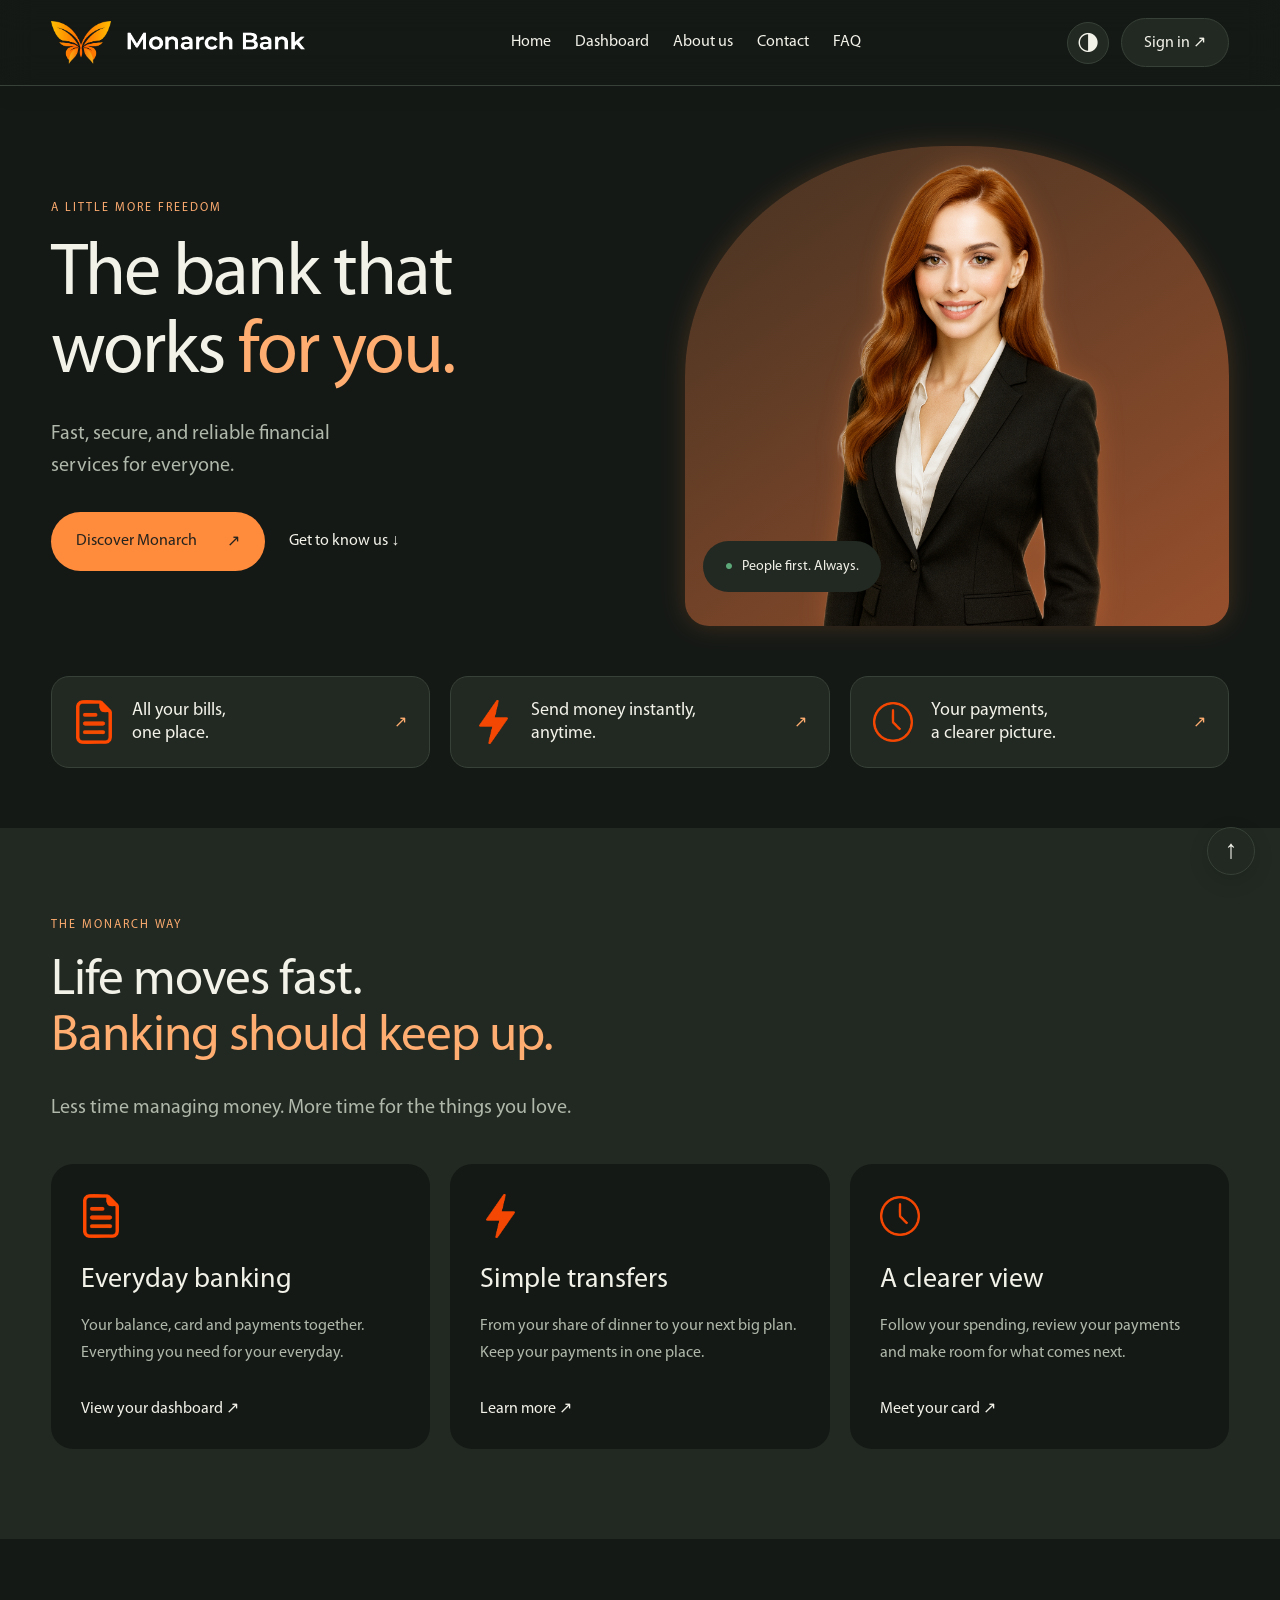
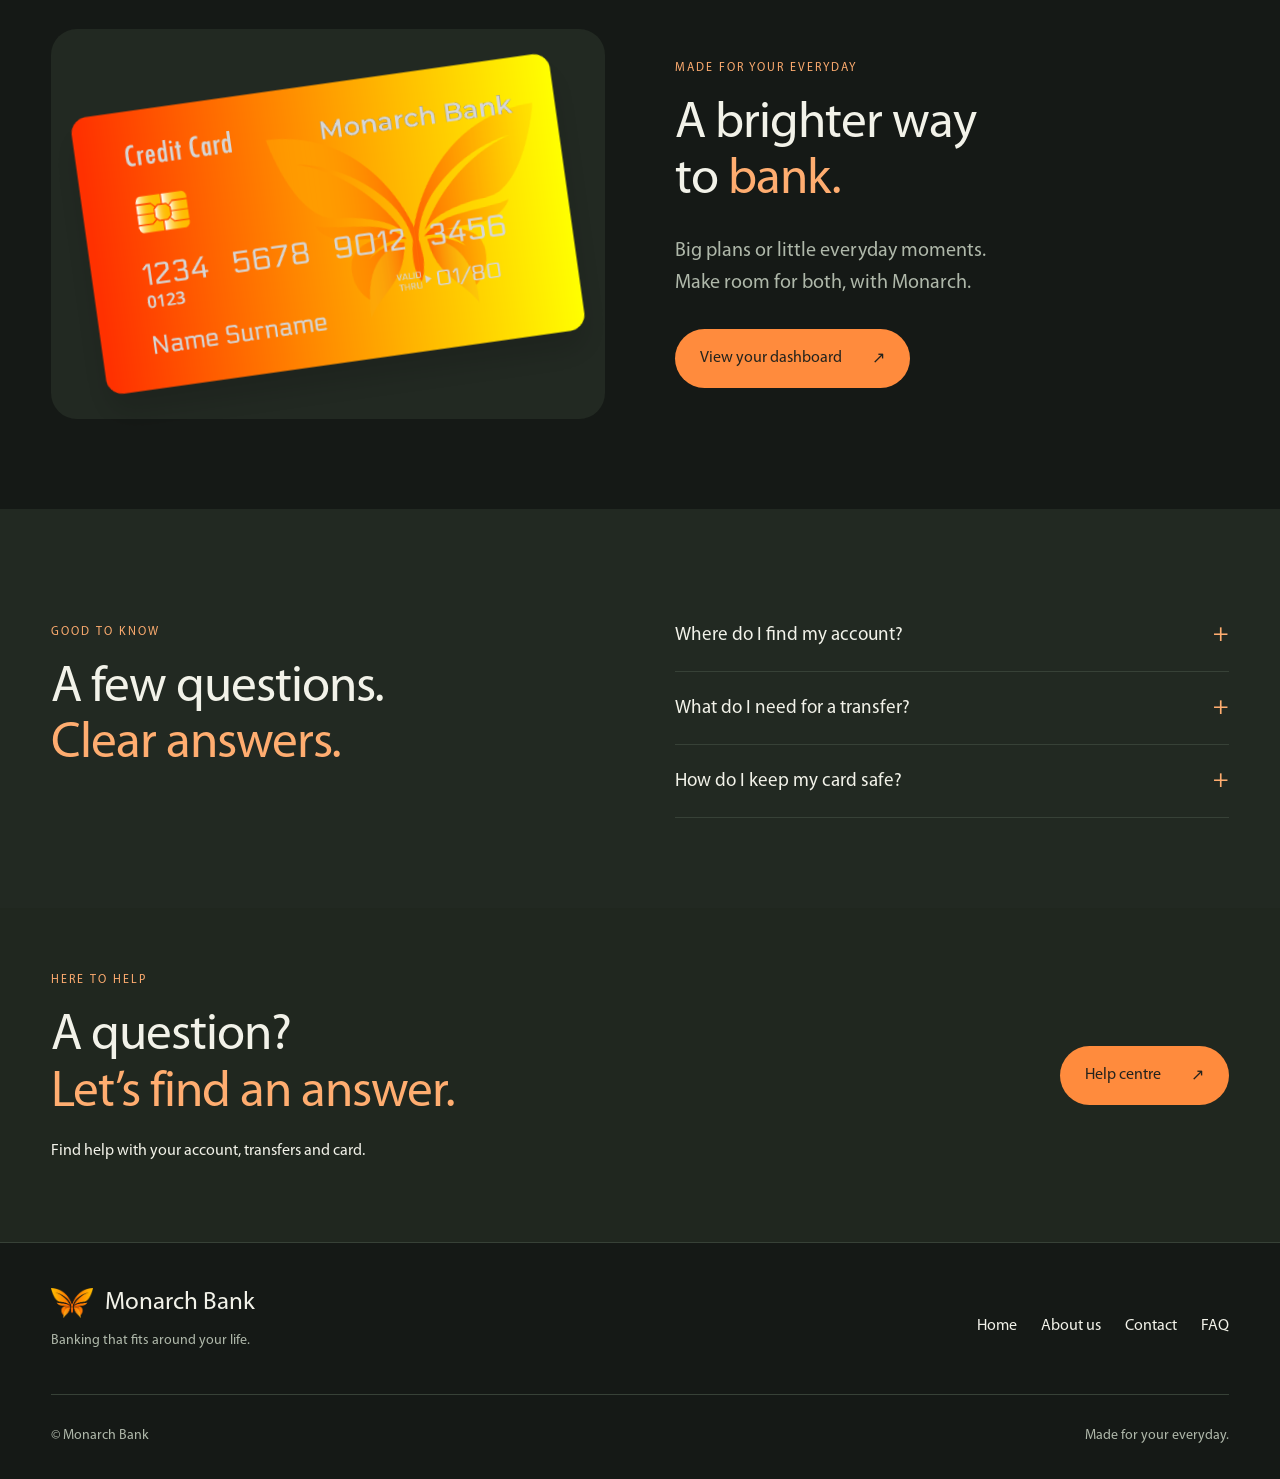
<file: src/index.html>
<!DOCTYPE html>
<html lang="en">
  <head>
    <meta charset="UTF-8" />
    <meta name="viewport" content="width=device-width, initial-scale=1.0" />
    <title>Monarch Bank</title>
    <link rel="stylesheet" href="css/index.css" />
    <link rel="icon" href="icons/ico.png" type="image/png" />
  </head>

  <body id="home">
    <header class="header">
      <div class="header-inner container">
        <a class="brand" href="#home">
          <img class="logo" src="img/mButterfly.png" alt="" />
          <img class="title" src="img/mtTitle.png" alt="Monarch Bank" />
        </a>

        <nav class="navbar" aria-label="Main menu">
          <a href="#home">Home</a>
          <a aria-disabled="true">Dashboard</a>
          <a href="#about">About us</a>
          <a href="#contact">Contact</a>
          <a href="#faq">FAQ</a>
        </nav>

        <div class="header-buttons">
          <label class="theme-button" title="Dark theme">
            <input id="theme-toggle" type="checkbox" aria-label="Dark theme" checked />
            <span aria-hidden="true">◐</span>
          </label>
          <a class="signin" href="login.html">Sign in <span>↗</span></a>
        </div>
      </div>
    </header>

    <main>
      <section class="hero container">
        <div>
          <p class="eyebrow">A LITTLE MORE FREEDOM</p>
          <h1>The bank that<br />works <span>for you.</span></h1>
          <p class="description">Fast, secure, and reliable financial<br />services for everyone.</p>
          <div class="hero-buttons">
            <a class="button" href="login.html">Discover Monarch <span>↗</span></a>
            <a class="text-link" href="#about">Get to know us ↓</a>
          </div>
        </div>

        <div class="woman">
          <img src="img/mConsultant.png" alt="Monarch Bank consultant" />
          <p class="portrait-label"><span class="status-dot" aria-hidden="true">●</span> &nbsp; People first. Always.</p>
        </div>

        <div class="banners">
          <a class="banner" href="#services">
            <img src="img/mFile.png" alt="" />
            <p>All your bills,<br />one place.</p>
            <span>↗</span>
          </a>
          <a class="banner" href="#services">
            <img src="img/mLightning.png" alt="" />
            <p>Send money instantly,<br />anytime.</p>
            <span>↗</span>
          </a>
          <a class="banner" href="#services">
            <img src="img/mClock.png" alt="" />
            <p>Your payments,<br />a clearer picture.</p>
            <span>↗</span>
          </a>
        </div>
      </section>

      <section class="about section" id="about">
        <div class="container">
          <p class="eyebrow">THE MONARCH WAY</p>
          <h2>Life moves fast.<br /><span>Banking should keep up.</span></h2>
          <p class="description">Less time managing money. More time for the things you love.</p>

          <div class="services" id="services">
            <article class="service">
              <img loading="lazy" src="img/mFile.png" alt="" />
              <h3>Everyday banking</h3>
              <p>Your balance, card and payments together. Everything you need for your everyday.</p>
              <a aria-disabled="true">View your dashboard ↗</a>
            </article>
            <article class="service">
              <img loading="lazy" src="img/mLightning.png" alt="" />
              <h3>Simple transfers</h3>
              <p>From your share of dinner to your next big plan. Keep your payments in one place.</p>
              <a href="#faq">Learn more ↗</a>
            </article>
            <article class="service">
              <img loading="lazy" src="img/mClock.png" alt="" />
              <h3>A clearer view</h3>
              <p>Follow your spending, review your payments and make room for what comes next.</p>
              <a href="#cards">Meet your card ↗</a>
            </article>
          </div>
        </div>
      </section>

      <section class="section container card-section" id="cards">
        <div class="card-picture">
          <img loading="lazy" src="img/tCard.png" alt="Monarch Bank card" />
        </div>
        <div>
          <p class="eyebrow">MADE FOR YOUR EVERYDAY</p>
          <h2>A brighter way<br />to <span>bank.</span></h2>
          <p class="description">Big plans or little everyday moments.<br />Make room for both, with Monarch.</p>
          <a class="button" aria-disabled="true">View your dashboard <span>↗</span></a>
        </div>
      </section>

      <section class="faq section" id="faq">
        <div class="container faq-content">
          <div>
            <p class="eyebrow">GOOD TO KNOW</p>
            <h2>A few questions.<br /><span>Clear answers.</span></h2>
          </div>
          <div>
            <details>
              <summary>Where do I find my account?</summary>
              <p>Open Dashboard from the menu to find your account overview.</p>
            </details>
            <details>
              <summary>What do I need for a transfer?</summary>
              <p>Have the recipient’s account details and the amount ready. Always check the details before confirming a payment.</p>
            </details>
            <details>
              <summary>How do I keep my card safe?</summary>
              <p>Keep your PIN and card details private. Never share a verification code with someone who contacts you.</p>
            </details>
          </div>
        </div>
      </section>

      <section class="contact" id="contact">
        <div class="container contact-content">
          <div>
            <p class="eyebrow">HERE TO HELP</p>
            <h2>A question?<br /><span>Let’s find an answer.</span></h2>
            <p>Find help with your account, transfers and card.</p>
          </div>
          <a class="button" aria-disabled="true">Help centre <span>↗</span></a>
        </div>
      </section>
    </main>

    <footer class="footer">
      <div class="container">
        <div class="footer-content">
          <div>
            <a class="footer-brand" href="#home">
              <img src="img/mButterfly.png" alt="" />
              <span>Monarch Bank</span>
            </a>
            <p>Banking that fits around your life.</p>
          </div>
          <nav class="footer-links" aria-label="Footer menu">
            <a href="#home">Home</a>
            <a href="#about">About us</a>
            <a href="#contact">Contact</a>
            <a href="#faq">FAQ</a>
          </nav>
        </div>
        <div class="footer-bottom">
          <p>© Monarch Bank</p>
          <p>Made for your everyday.</p>
        </div>
      </div>
    </footer>

    <a class="back-to-top" href="#home" aria-label="Back to top">↑</a>
  </body>
</html>
</file>
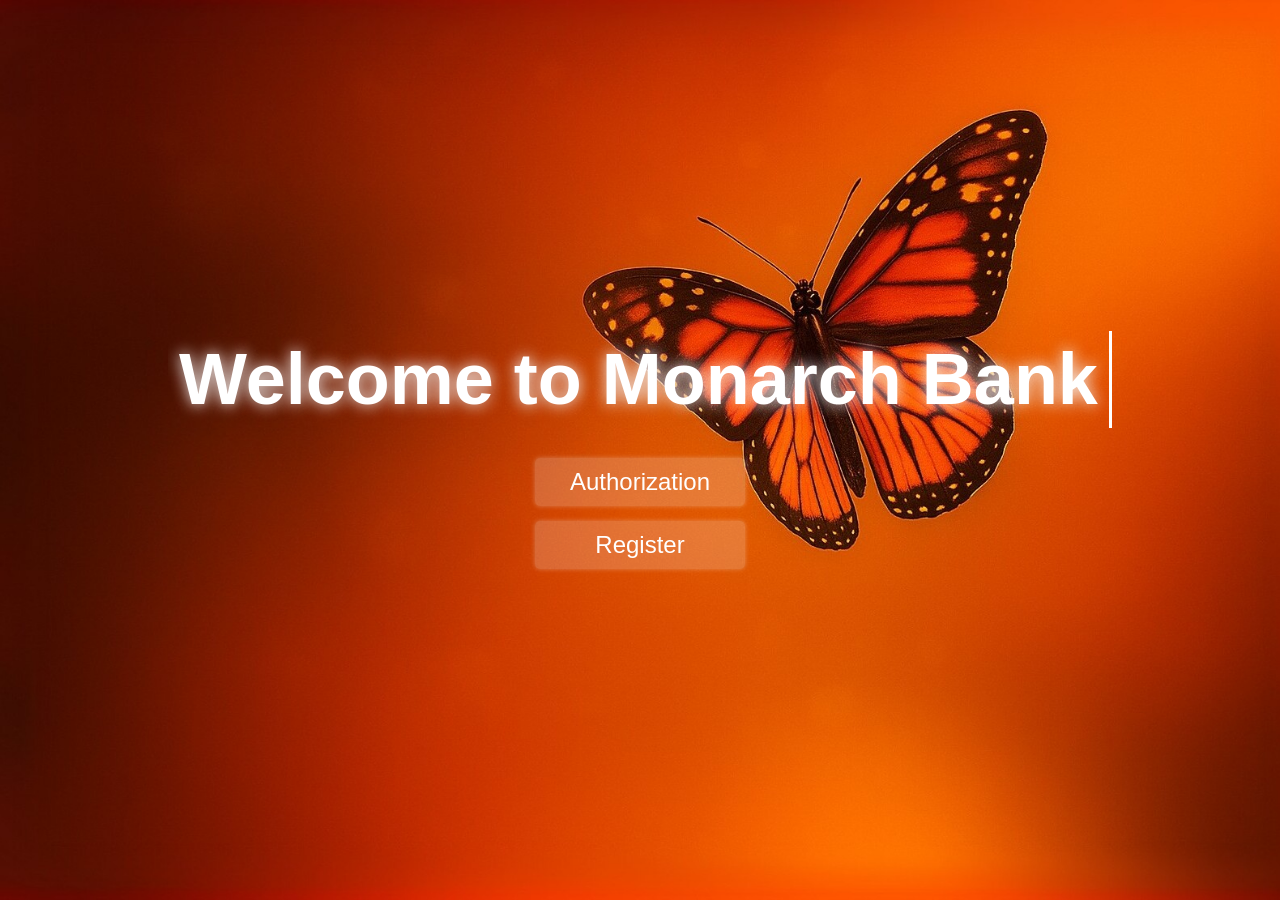
<file: src/login.html>
<!DOCTYPE html>
<html lang="en">
  <head>
    <meta charset="UTF-8" />
    <meta name="viewport" content="width=device-width, initial-scale=1.0" />

    <title>Monarch Bank</title>

    <link
      href="https://fonts.googleapis.com/css2?family=Montserrat:wght@400;600&display=swap"
      rel="stylesheet"
    />
    <link rel="stylesheet" href="css/login.css" />
    <link rel="icon" type="image/png" href="/src/icons/ico.png" />
  </head>

  <body>
    <div class="background">
      <div class="container">
        <div class="welcome typing"><h1>Welcome to Monarch Bank</h1></div>
        <div class="textButton">
          <button>Authorization</button>
          <button>Register</button>
        </div>
      </div>
    </div>
  </body>
</html>
</file>
<file: src/css/index.css>
@font-face {
  font-family: "MyriadPro";
  src: url("../fonts/MYRIADPRO-REGULAR.OTF") format("opentype");
  font-display: swap;
}

* {
  box-sizing: border-box;
}

html {
  scroll-behavior: smooth;
  scroll-padding-top: 120px;
}

body {
  --background: #f8f7f2;
  --panel: #ffffff;
  --text: #20211e;
  --muted: #6b6f65;
  --border: #dedfd5;
  --accent: #bc510b;

  margin: 0;
  font-family: "MyriadPro", sans-serif;
  color: var(--text);
  background: var(--background);
  transition: background 0.3s, color 0.3s;
}

body:has(#theme-toggle:checked) {
  --background: #151916;
  --panel: #222922;
  --text: #f2f2e9;
  --muted: #afb8aa;
  --border: #374137;
  --accent: #ffad70;
  color-scheme: dark;
}

a {
  color: inherit;
  text-decoration: none;
}

img {
  display: block;
  max-width: 100%;
}

a:focus-visible,
.theme-button:has(input:focus-visible) {
  outline: 2px solid var(--accent);
  outline-offset: 5px;
}

.container {
  width: min(1240px, 92%);
  margin: auto;
}

.theme-button,
.signin,
.portrait-label,
.banner,
.card-picture,
.about,
.faq,
.back-to-top {
  background: var(--panel);
  transition: background 0.3s;
}

.theme-button,
.signin,
.banner,
.back-to-top {
  border: 1px solid var(--border);
}

.theme-button,
.back-to-top {
  display: grid;
  place-items: center;
  border-radius: 50%;
}

.signin,
.button {
  transition: transform 0.25s, box-shadow 0.25s;
}

.header-inner,
.brand,
.navbar,
.header-buttons,
.hero-buttons {
  display: flex;
  align-items: center;
  gap: 24px;
}

.header {
  position: sticky;
  top: 0;
  z-index: 10;
  background: color-mix(in srgb, var(--background) 92%, transparent);
  backdrop-filter: blur(16px);
  border-bottom: 1px solid var(--border);
  box-shadow: 0 6px 24px #0001;
  transition: background 0.3s, border-color 0.3s;
}

.header-inner {
  justify-content: space-between;
  padding: 18px 0;
}

.brand {
  gap: 14px;
}

.logo {
  width: 60px;
}

.title {
  width: 180px;
  filter: brightness(0);
  transition: filter 0.3s;
}

body:has(#theme-toggle:checked) .title {
  filter: brightness(0) invert(1);
}

.navbar a {
  padding: 10px 0 8px;
  border-bottom: 2px solid transparent;
  transition: color 0.2s, transform 0.2s, border-color 0.2s;
}

.navbar a:hover {
  color: var(--accent);
  border-color: var(--accent);
  transform: translateY(-2px);
}

.header-buttons {
  gap: 12px;
}

.theme-button {
  width: 42px;
  height: 42px;
  font-size: 25px;
  cursor: pointer;
  transition: transform 0.25s, background 0.3s, border-color 0.3s, box-shadow 0.25s;
}

.theme-button span {
  transition: transform 0.4s;
}

.theme-button:has(input:checked) span {
  transform: rotate(180deg);
}

.theme-button:hover {
  transform: translateY(-2px);
  border-color: var(--accent);
  box-shadow: 0 0 16px #ff8b3d25;
}

.theme-button:active {
  transform: scale(0.92);
}

.theme-button input {
  position: absolute;
  opacity: 0;
  width: 1px;
  height: 1px;
}

.signin {
  padding: 13px 22px;
  border-radius: 30px;
}

.signin:hover {
  transform: translateY(-3px);
  box-shadow: 0 8px 20px #ff791f25;
}

.hero {
  display: grid;
  grid-template-columns: 1.1fr 1fr;
  align-items: center;
  gap: 35px;
  padding: 60px 0;
}

.eyebrow {
  margin: 0 0 22px;
  color: var(--accent);
  font-size: 12px;
  letter-spacing: 2px;
}

h1,
h2,
h3 {
  font-weight: normal;
}

h1 {
  margin: 0;
  font-size: clamp(48px, 5.8vw, 82px);
  line-height: 1.05;
  letter-spacing: -2px;
}

h1 span,
h2 span {
  color: var(--accent);
}

.description {
  margin: 25px 0 30px;
  color: var(--muted);
  font-size: 20px;
  line-height: 1.6;
}

.button {
  display: inline-flex;
  align-items: center;
  gap: 30px;
  padding: 19px 25px;
  border-radius: 35px;
  color: #24231d;
  background: #ff8b3d;
}

.button:hover {
  transform: translateY(-3px);
  box-shadow: 0 10px 25px #ff791f30;
}

.button:active,
.signin:active {
  transform: scale(0.97);
}

.text-link:hover,
.service a:hover {
  color: var(--accent);
}

.woman {
  position: relative;
  display: flex;
  justify-content: center;
  height: 480px;
  padding-top: 12px;
  border-radius: 48% 48% 24px 24px;
  background: linear-gradient(145deg, #ffe7cf, #ffa34f);
  overflow: hidden;
  box-shadow: 0 0 25px #ff8b3d30;
}

body:has(#theme-toggle:checked) .woman {
  background: linear-gradient(145deg, #443222, #98502d);
}

.woman img {
  height: 100%;
  width: auto;
  object-fit: contain;
  filter: drop-shadow(0 0 12px #ff8b3d45);
}

.status-dot {
  color: #5da879;
}

.portrait-label {
  position: absolute;
  left: 18px;
  bottom: 20px;
  padding: 16px 22px;
  border-radius: 30px;
  font-size: 14px;
}

.banners,
.services {
  display: grid;
  grid-template-columns: repeat(3, 1fr);
  gap: 20px;
}

.banners {
  grid-column: 1 / -1;
  margin-top: 15px;
}

.banner {
  display: flex;
  align-items: center;
  gap: 18px;
  padding: 22px;
  border-radius: 18px;
  transition: transform 0.25s;
}

.banner:hover {
  transform: translateY(-4px);
}

.banner img,
.service img {
  width: 40px;
  height: 44px;
  object-fit: contain;
}

.banner p {
  margin: 0;
  font-size: 18px;
}

.banner span {
  margin-left: auto;
  color: var(--accent);
}

.section {
  padding: 90px 0;
}

h2 {
  margin: 0 0 20px;
  font-size: clamp(34px, 4vw, 54px);
  line-height: 1.1;
  letter-spacing: -1px;
}

.services {
  margin-top: 40px;
}

.service {
  padding: 30px;
  border-radius: 22px;
  background: var(--background);
}

.service h3 {
  margin: 25px 0 15px;
  font-size: 28px;
}

.service p {
  color: var(--muted);
  line-height: 1.7;
}

.service a {
  display: inline-block;
  margin-top: 15px;
}

.card-section,
.faq-content {
  display: grid;
  grid-template-columns: 1fr 1fr;
  align-items: center;
  gap: 70px;
}

.card-picture {
  padding: 55px 35px;
  border-radius: 26px;
}

.card-picture img {
  transform: rotate(-8deg);
  filter: drop-shadow(0 20px 15px #0002);
  transition: filter 0.3s;
  animation: card-scroll linear both;
  animation-timeline: view();
  animation-range: entry 0% cover 70%;
}

.card-picture img:hover {
  filter: drop-shadow(0 25px 20px #ff791f35);
}

@keyframes card-scroll {
  from {
    transform: translateY(50px) rotate(-18deg) scale(0.88);
  }

  to {
    transform: translateY(-15px) rotate(4deg) scale(1.03);
  }
}

details {
  padding: 23px 0;
  border-bottom: 1px solid var(--border);
  interpolate-size: allow-keywords;
}

summary {
  display: flex;
  align-items: center;
  justify-content: space-between;
  gap: 20px;
  font-size: 19px;
  list-style: none;
  cursor: pointer;
  border-radius: 6px;
  transition: color 0.2s;
}

summary::-webkit-details-marker {
  display: none;
}

summary::after {
  content: "+";
  color: var(--accent);
  font-size: 26px;
  line-height: 1;
  transition: transform 0.3s;
}

summary:hover {
  color: var(--accent);
}

summary:focus-visible {
  outline: 2px solid var(--accent);
  outline-offset: 6px;
}

details[open] summary::after {
  transform: rotate(45deg);
}

details::details-content {
  height: 0;
  overflow: hidden;
  transition: height 0.3s, content-visibility 0.3s allow-discrete;
}

details[open]::details-content {
  height: auto;
}

details p {
  margin: 16px 0 0;
  color: var(--muted);
  line-height: 1.7;
}

details[open] p {
  animation: faq-open 0.3s ease;
}

@keyframes faq-open {
  from {
    opacity: 0;
    transform: translateY(-6px);
  }

  to {
    opacity: 1;
    transform: translateY(0);
  }
}

.contact {
  padding: 65px 0;
  color: #f2f2e9;
  background: #20271f;
}

.contact .eyebrow,
.contact h2 span {
  color: #ffad70;
}

.contact-content {
  display: flex;
  align-items: center;
  justify-content: space-between;
  gap: 30px;
}

.contact .button {
  flex-shrink: 0;
}

.footer {
  padding: 45px 0 20px;
  border-top: 1px solid var(--border);
  background: var(--background);
}

.footer-content,
.footer-bottom {
  display: flex;
  align-items: center;
  justify-content: space-between;
  gap: 30px;
}

.footer-brand {
  display: flex;
  align-items: center;
  gap: 12px;
  font-size: 25px;
}

.footer-brand img {
  width: 42px;
}

.footer-content p,
.footer-bottom {
  color: var(--muted);
  font-size: 14px;
}

.footer-links {
  display: flex;
  gap: 24px;
}

.footer-links a {
  transition: color 0.2s;
}

.footer-links a:hover {
  color: var(--accent);
}

.footer-bottom {
  margin-top: 30px;
  padding-top: 18px;
  border-top: 1px solid var(--border);
}

.back-to-top {
  position: fixed;
  right: 25px;
  bottom: 25px;
  width: 48px;
  height: 48px;
  color: var(--text);
  font-size: 26px;
  box-shadow: 0 6px 20px #0002;
  animation: show-top steps(1, end) both;
  animation-timeline: scroll(root);
  animation-range: 0px 420px;
  transition: transform 0.2s;
}

.back-to-top:hover {
  transform: translateY(-4px);
}

@keyframes show-top {
  from { opacity: 0; visibility: hidden; }
  to { opacity: 1; visibility: visible; }
}

@media (max-width: 1050px) {
  html {
    scroll-padding-top: 180px;
  }

  .header-inner {
    flex-wrap: wrap;
  }

  .navbar {
    order: 3;
    width: 100%;
    justify-content: space-between;
    border-top: 1px solid var(--border);
    padding-top: 10px;
  }

  .woman {
    height: 390px;
  }

  .banner {
    gap: 12px;
    padding: 18px;
  }

  .banner p {
    font-size: 16px;
  }
}

@media (max-width: 700px) {
  .header-inner,
  .navbar {
    gap: 12px;
  }

  .logo {
    width: 34px;
  }

  .title {
    width: 110px;
  }

  .brand,
  .header-buttons {
    gap: 8px;
  }

  .signin {
    padding: 11px 14px;
    font-size: 14px;
  }

  .theme-button {
    width: 36px;
    height: 36px;
  }

  .navbar {
    font-size: 14px;
  }

  .hero,
  .banners,
  .services,
  .card-section,
  .faq-content {
    grid-template-columns: 1fr;
    gap: 25px;
  }

  .hero {
    padding: 35px 0 50px;
  }

  .hero-buttons {
    flex-wrap: wrap;
    gap: 20px;
  }

  .woman {
    width: 100%;
    max-width: 420px;
    margin: auto;
  }

  .description {
    font-size: 18px;
  }

  .section {
    padding: 60px 0;
  }

  .contact-content {
    align-items: flex-start;
    flex-direction: column;
  }

  .footer {
    padding-bottom: 80px;
  }

  .footer-content {
    align-items: flex-start;
    flex-direction: column;
    gap: 20px;
  }

  .footer-links {
    flex-wrap: wrap;
    gap: 20px;
  }

  .footer-bottom {
    gap: 12px;
    font-size: 12px;
  }
}

@media (prefers-reduced-motion: reduce) {
  .card-picture img {
    animation: none;
  }

  html {
    scroll-behavior: auto;
  }

  a,
  body,
  .header,
  .title,
  .theme-button,
  .theme-button span,
  summary,
  summary::after,
  details::details-content {
    transition: none;
  }

  details[open] p {
    animation: none;
  }
}
</file>
<file: src/css/login.css>
/* Сброс стилей для body и html */
html,
body {
  font-family: sans-serif;
  margin: 0;
  height: 100%;
  overflow: hidden; /* убираем скролл */
}

.background {
  /* Фон */
  position: fixed;
  top: 0;
  left: 0;
  width: 100%;
  height: 100%;
  background-image: url("../img/back_welcome.jpeg"); /* путь относительно HTML */
  background-size: cover; /* помещает всю картинку, не обрезая */
  background-repeat: no-repeat;
  background-position: center top; /* можно менять top на любое число, чтобы сдвинуть вниз */
}

/* Основной контейнер */
.container {
  display: flex;
  flex-direction: column;
  gap: 10px;
  justify-content: center;
  align-items: center;
  height: 100vh;
  text-align: center;
  color: white;
}

/* Заголовок */
.welcome {
  font-size: 36px;
  margin-bottom: 20px;
  font-weight: bold;
  text-shadow: 0 0 15px whitesmoke; /* лёгкое свечение */
}

.typing {
  padding-right: 10px;
  padding-left: 10px;
  line-height: 1px;
  font-size: 36px;
  white-space: nowrap;
  overflow: hidden;
  border-right: 3px solid white;
  width: 0;
  animation: typing 3s steps(25, end) forwards, blink 0.7s step-end infinite;
}

@keyframes typing {
  from {
    width: 0;
  }
  to {
    width: 46ch;
  }
}

@keyframes blink {
  from,
  to {
    border-color: transparent;
  }
  50% {
    border-color: white;
  }
}

.textButton {
  display: flex;
  flex-direction: column; /* кнопки идут в столбик */
  gap: 15px; /* расстояние между ними */
}

/* Кнопки */
.textButton button {
  font-size: 24px; /* размер текста */
  align-items: center;
  padding: 10px 35px; /* внутренние отступы */
  border: none; /* убираем рамку */
  border-radius: 5px; /* скруглённые углы */
  background-color: rgba(255, 255, 255, 0.2); /* прозрачный белый фон */
  color: white; /* цвет текста */
  cursor: pointer; /* курсор меняется на руку */
  transition: all 0.3s ease;
  box-shadow: 0 0 5px rgba(255, 255, 255, 0.3);
}

.textButton button:hover {
  background-color: rgba(255, 255, 255, 0.4); /* фон становится светлее */
  box-shadow: 0 0 15px rgba(255, 255, 255, 0.6);
  text-shadow: 0 0 10px white; /* свечение текста */
}
</file>
